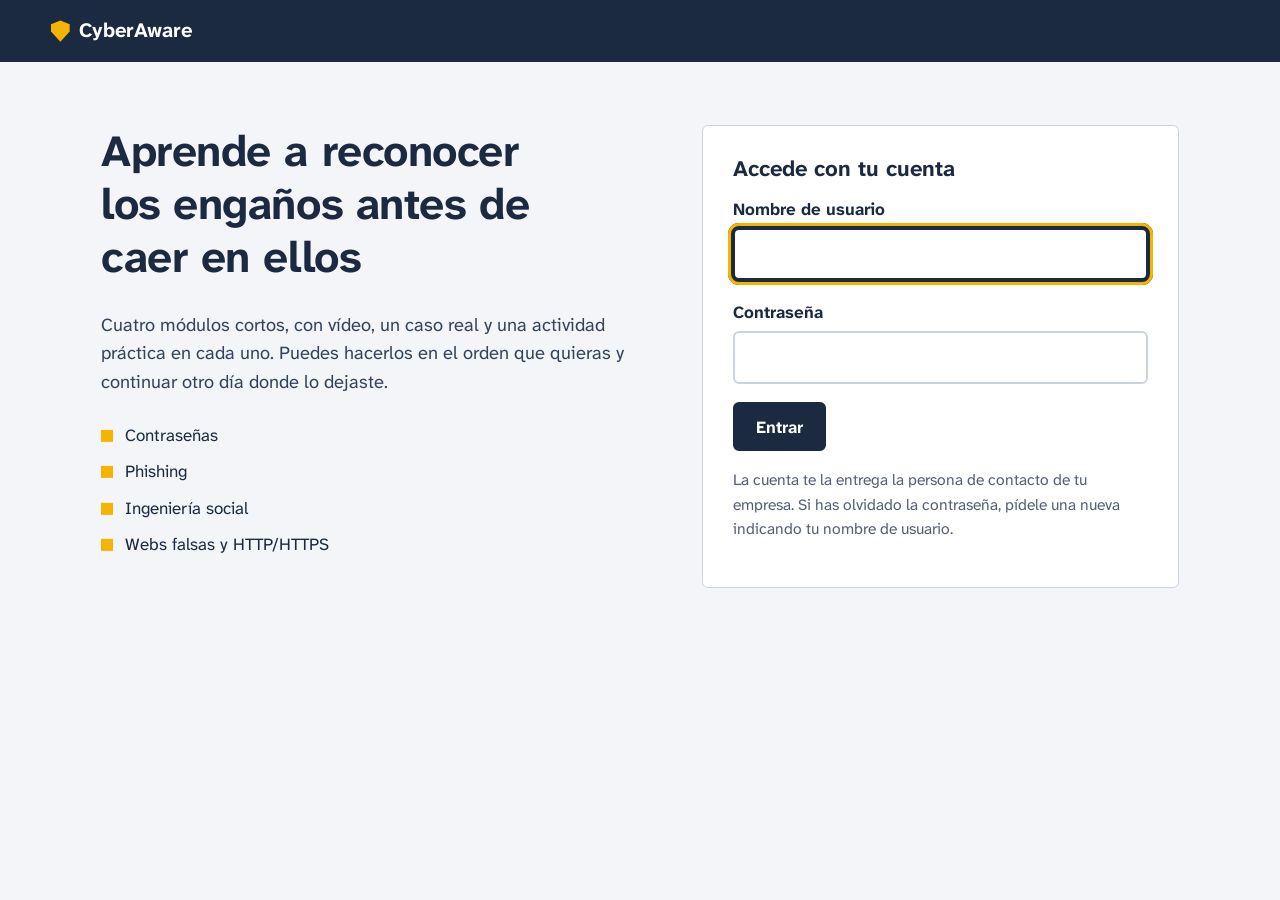
<file: web/index.html>
<!doctype html>
<html lang="es">
<head>
  <meta charset="utf-8">
  <meta name="viewport" content="width=device-width, initial-scale=1">
  <title>CyberAware: formación en ciberseguridad</title>
  <link rel="icon" href="media/img/favicon.svg" type="image/svg+xml">
  <link rel="stylesheet" href="css/estilos.css">
  <script type="module" src="js/app.js"></script>
</head>
<!-- Inicio de sesión (RF12). Con la sesión abierta, redirige a dashboard.html. -->
<body data-pagina="acceso">
  <a class="saltar" href="#contenido">Saltar al contenido</a>
  <header class="cabecera">
    <a class="marca" href="index.html">CyberAware</a>
  </header>
  <main id="contenido" class="contenido" tabindex="-1">
    <p class="cargando">Cargando…</p>
  </main>
  <noscript><p class="aviso aviso-peligro">CyberAware necesita JavaScript activado para funcionar.</p></noscript>
</body>
</html>
</file>
<file: web/css/estilos.css>
/* CyberAware: hoja de estilos común (estructura, componentes y variables).
   Los estilos de cada minijuego están en css/juegos/<módulo>.css.
   Paleta inspirada en la señalética de seguridad laboral: tinta azul marino,
   ámbar de señal para "en curso", verde y rojo solo para seguro / inseguro. */

@font-face {
  font-family: "Atkinson Hyperlegible Next";
  src: url("../media/fuentes/atkinson-hyperlegible-next-latin-400-normal.woff2") format("woff2");
  font-weight: 400; font-style: normal; font-display: swap;
}
@font-face {
  font-family: "Atkinson Hyperlegible Next";
  src: url("../media/fuentes/atkinson-hyperlegible-next-latin-400-italic.woff2") format("woff2");
  font-weight: 400; font-style: italic; font-display: swap;
}
@font-face {
  font-family: "Atkinson Hyperlegible Next";
  src: url("../media/fuentes/atkinson-hyperlegible-next-latin-700-normal.woff2") format("woff2");
  font-weight: 700; font-style: normal; font-display: swap;
}
@font-face {
  font-family: "Atkinson Hyperlegible Mono";
  src: url("../media/fuentes/atkinson-hyperlegible-mono-latin-400-normal.woff2") format("woff2");
  font-weight: 400; font-style: normal; font-display: swap;
}

:root {
  --tinta: #1B2A41;
  --tinta-suave: #34435C;
  --apagado: #556074;
  --papel: #F3F5F8;
  --superficie: #FFFFFF;
  --linea: #CBD3DE;
  --senal: #F4B400;
  --senal-fondo: #FFF4D1;
  --seguro: #1E7247;
  --seguro-fondo: #E3F3EA;
  --peligro: #B3261E;
  --peligro-fondo: #FBE7E5;
  --enlace: #1D4E9E;

  --texto: "Atkinson Hyperlegible Next", "Segoe UI", system-ui, -apple-system, Arial, sans-serif;
  --mono: "Atkinson Hyperlegible Mono", ui-monospace, "Cascadia Mono", Consolas, monospace;

  --radio: 6px;
  --ancho-lectura: 68ch;
  font-size: 106.25%; /* 17 px de base */
}

*, *::before, *::after { box-sizing: border-box; }

html { color-scheme: light; }
body {
  margin: 0;
  background: var(--papel);
  color: var(--tinta);
  font-family: var(--texto);
  line-height: 1.55;
  -webkit-font-smoothing: antialiased;
}

h1, h2, h3 { line-height: 1.2; margin: 0 0 .6em; }
h1 { font-size: 2rem; letter-spacing: -0.01em; }
h2 { font-size: 1.45rem; }
h3 { font-size: 1.15rem; }
p { margin: 0 0 1em; }
a { color: var(--enlace); text-underline-offset: 0.15em; }
code, .mono { font-family: var(--mono); font-size: .95em; }

:focus-visible {
  outline: 3px solid var(--senal);
  outline-offset: 2px;
  box-shadow: 0 0 0 5px var(--tinta);
  border-radius: 2px;
}

.saltar {
  position: absolute; left: 1rem; top: -3rem;
  background: var(--tinta); color: #fff; padding: .5rem 1rem; z-index: 10;
}
.saltar:focus { top: .5rem; }

[hidden] { display: none !important; }

/* ---------- Cabecera ---------- */
.cabecera {
  display: flex; align-items: center; justify-content: space-between;
  gap: 1rem;
  padding: .9rem clamp(1rem, 4vw, 3rem);
  background: var(--tinta);
  color: #fff;
}
.marca {
  color: #fff; text-decoration: none; font-weight: 700; font-size: 1.2rem;
  display: inline-flex; align-items: center; gap: .55rem;
}
.marca::before {
  content: ""; width: 1.1rem; height: 1.25rem;
  background: var(--senal);
  clip-path: polygon(50% 0, 100% 18%, 100% 52%, 50% 100%, 0 52%, 0 18%);
}
.cabecera-sesion { display: flex; align-items: center; gap: 1rem; font-size: .95rem; }
.cabecera .boton-texto { color: #fff; }

.contenido {
  max-width: 1180px;
  margin: 0 auto;
  padding: 2.2rem clamp(1rem, 4vw, 3rem) 4rem;
}
.contenido:focus, .contenido:focus-visible,
[tabindex="-1"]:focus, [tabindex="-1"]:focus-visible { outline: none; box-shadow: none; }
.cargando { color: var(--apagado); }

/* ---------- Botones y formularios ---------- */
.boton {
  font: inherit; font-weight: 700;
  display: inline-flex; align-items: center; justify-content: center; gap: .5rem;
  min-height: 2.75rem;
  padding: .55rem 1.25rem;
  border-radius: var(--radio);
  border: 2px solid var(--tinta);
  background: var(--tinta); color: #fff;
  cursor: pointer;
  text-decoration: none;
}
.boton:hover { background: var(--tinta-suave); border-color: var(--tinta-suave); }
.boton:disabled { opacity: .45; cursor: not-allowed; }
.boton-secundario { background: var(--superficie); color: var(--tinta); }
.boton-secundario:hover { background: var(--papel); color: var(--tinta); }
.boton-texto {
  background: none; border: 0; padding: .25rem 0; min-height: auto;
  color: var(--enlace); text-decoration: underline; font-weight: 400;
}
.boton-texto:hover { background: none; }
.acciones { display: flex; flex-wrap: wrap; gap: .75rem; margin-top: 1.5rem; }

label { font-weight: 700; display: block; margin-bottom: .35rem; }
input[type="text"], input[type="password"] {
  font: inherit; width: 100%;
  padding: .65rem .8rem;
  border: 2px solid var(--linea); border-radius: var(--radio);
  background: var(--superficie); color: var(--tinta);
}
input[type="text"]:focus, input[type="password"]:focus { border-color: var(--tinta); }
.campo { margin-bottom: 1.1rem; }

/* ---------- Avisos ---------- */
.aviso {
  border-left: 5px solid var(--tinta);
  background: var(--superficie);
  padding: .85rem 1.1rem;
  margin: 0 0 1.25rem;
  border-radius: 0 var(--radio) var(--radio) 0;
}
.aviso > :last-child { margin-bottom: 0; }
.aviso-senal { border-color: var(--senal); background: var(--senal-fondo); }
.aviso-seguro { border-color: var(--seguro); background: var(--seguro-fondo); }
.aviso-peligro { border-color: var(--peligro); background: var(--peligro-fondo); }
.aviso strong:first-child { display: block; margin-bottom: .2rem; }

/* ---------- Inicio de sesión ---------- */
.acceso {
  display: grid; grid-template-columns: 1.1fr 1fr; gap: clamp(2rem, 6vw, 5rem);
  align-items: start; margin-top: 1.5rem;
}
.acceso-intro h1 { font-size: 2.6rem; max-width: 16ch; }
.acceso-intro p { color: var(--tinta-suave); max-width: 46ch; font-size: 1.08rem; }
.acceso-temas { list-style: none; padding: 0; margin: 1.5rem 0 0; display: grid; gap: .6rem; }
.acceso-temas li { display: flex; gap: .7rem; align-items: baseline; }
.acceso-temas li::before {
  content: ""; flex: none; width: .7rem; height: .7rem; background: var(--senal);
  transform: translateY(.05rem);
}
.tarjeta {
  background: var(--superficie);
  border: 1px solid var(--linea);
  border-radius: var(--radio);
  padding: 1.75rem;
}
.acceso .tarjeta h2 { font-size: 1.3rem; }
.nota { font-size: .92rem; color: var(--apagado); }
.tarjeta .boton + .nota { margin-top: 1rem; }

/* ---------- Tira de progreso de 5 partes (elemento distintivo) ---------- */
.tira { display: flex; gap: 4px; }
.tira span {
  flex: 1; height: 10px; border-radius: 2px;
  background: var(--superficie); border: 1.5px solid var(--linea);
}
.tira span.en_progreso { background: var(--senal); border-color: var(--senal); }
.tira span.completada { background: var(--tinta); border-color: var(--tinta); }
.tira-grande span { height: 16px; }

/* ---------- Página principal ---------- */
.saludo { display: flex; justify-content: space-between; align-items: end; gap: 2rem; flex-wrap: wrap; margin-bottom: 2rem; }
.saludo p { color: var(--tinta-suave); margin: 0; }
.global { min-width: 280px; }
.global-cifra { font-size: 1rem; margin-bottom: .45rem; }
.global-cifra strong { font-size: 1.6rem; }

.modulos { list-style: none; padding: 0; margin: 0; border-top: 2px solid var(--tinta); }
.modulo-fila {
  display: grid;
  grid-template-columns: minmax(0, 1.6fr) minmax(170px, 1fr) 8.5rem;
  gap: 1.5rem 2rem; align-items: center;
  padding: 1.4rem 0;
  border-bottom: 1px solid var(--linea);
}
.modulo-fila h2 { font-size: 1.3rem; margin-bottom: .25rem; }
.modulo-fila p { margin: 0; color: var(--tinta-suave); }
.modulo-fila .boton { width: 100%; }
.modulo-estado { font-size: .95rem; margin-bottom: .45rem; display: flex; justify-content: space-between; gap: 1rem; }
.etiqueta-estado { font-weight: 700; }
.etiqueta-estado.completado { color: var(--seguro); }

/* ---------- Página de módulo ---------- */
.migas { margin-bottom: 1rem; font-size: .95rem; }
.modulo-cabecera { margin-bottom: 2rem; max-width: 820px; }
.modulo-cabecera p { color: var(--tinta-suave); }
.modulo-cabecera .tira { max-width: 520px; margin-top: 1rem; }

.modulo-cuerpo { display: grid; grid-template-columns: 290px minmax(0, 1fr); gap: 2.5rem; align-items: start; }

.partes { list-style: none; padding: 0; margin: 0; position: sticky; top: 1rem; counter-reset: parte; }
.partes li { counter-increment: parte; }
.parte-boton {
  width: 100%; text-align: left; font: inherit; color: var(--tinta);
  display: grid; grid-template-columns: 2.2rem 1fr; gap: .2rem .8rem; align-items: center;
  background: none; border: 0; border-left: 3px solid transparent;
  padding: .75rem .9rem; cursor: pointer;
}
.parte-boton::before {
  content: counter(parte);
  grid-row: span 2;
  width: 2.2rem; height: 2.2rem; display: grid; place-items: center;
  border-radius: 50%; border: 2px solid var(--linea); font-weight: 700;
  background: var(--superficie);
}
.parte-boton .parte-nombre { font-weight: 700; }
.parte-boton .parte-estado { font-size: .88rem; color: var(--apagado); }
.parte-boton:hover:not(:disabled) { background: var(--superficie); }
.parte-boton[aria-current="step"] { border-left-color: var(--senal); background: var(--superficie); }
.parte-boton.completada::before { content: "✓"; background: var(--tinta); border-color: var(--tinta); color: #fff; }
.parte-boton.en_progreso::before { background: var(--senal); border-color: var(--senal); }
.parte-boton:disabled { cursor: not-allowed; color: var(--apagado); }
.parte-boton:disabled .parte-nombre { font-weight: 400; }
.parte-boton:disabled::before { content: ""; background: var(--papel) url("../media/img/candado.svg") center / 1rem no-repeat; }

.panel {
  background: var(--superficie);
  border: 1px solid var(--linea);
  border-radius: var(--radio);
  padding: clamp(1.25rem, 3vw, 2.25rem);
  min-height: 420px;
}
.panel > h2 { margin-bottom: .3rem; }
.panel-sub { color: var(--apagado); margin-bottom: 1.5rem; }
.lectura { max-width: var(--ancho-lectura); }

/* ---------- Preguntas ---------- */
.pregunta { border: 0; padding: 0; margin: 0; }
.pregunta legend { font-size: 1.2rem; font-weight: 700; margin-bottom: 1rem; padding: 0; max-width: 60ch; }
.contador { color: var(--apagado); font-size: .95rem; margin-bottom: .4rem; }
.opcion {
  display: flex; gap: .8rem; align-items: flex-start;
  font-weight: 400;
  border: 2px solid var(--linea); border-radius: var(--radio);
  padding: .8rem 1rem; margin-bottom: .6rem; cursor: pointer; max-width: 62ch;
  background: var(--superficie);
}
.opcion:hover { border-color: var(--tinta-suave); }
.opcion input { margin-top: .3rem; width: 1.1rem; height: 1.1rem; accent-color: var(--tinta); flex: none; }
.opcion:has(input:checked) { border-color: var(--tinta); background: var(--papel); }

.tabla-envoltura { overflow-x: auto; margin: 1rem 0 1.5rem; }
table { border-collapse: collapse; width: 100%; font-size: .97rem; }
th, td { text-align: left; vertical-align: top; padding: .65rem .75rem; border-bottom: 1px solid var(--linea); }
th { background: var(--papel); }
.ok { color: var(--seguro); font-weight: 700; }
.mal { color: var(--peligro); font-weight: 700; }
td.explicacion { background: var(--peligro-fondo); }

.ideas { padding-left: 1.2rem; }
.ideas li { margin-bottom: .45rem; }

.escala { border: 0; padding: 0; margin: 0 0 1.25rem; }
.escala legend { font-weight: 700; margin-bottom: .5rem; padding: 0; }
.escala-opciones { display: flex; gap: .5rem; flex-wrap: wrap; align-items: center; }
.escala-opciones label {
  font-weight: 700; margin: 0; cursor: pointer;
  width: 3rem; height: 3rem; display: grid; place-items: center;
  border: 2px solid var(--linea); border-radius: var(--radio); background: var(--superficie);
}
.escala-opciones input { position: absolute; opacity: 0; width: 1px; height: 1px; }
.escala-opciones label:has(input:checked) { background: var(--tinta); color: #fff; border-color: var(--tinta); }
.escala-opciones label:has(input:focus-visible) { outline: 3px solid var(--senal); outline-offset: 2px; }
.escala-extremos { font-size: .88rem; color: var(--apagado); margin-top: .35rem; }

/* ---------- Teoría y caso real ---------- */
video { width: 100%; max-width: 860px; border-radius: var(--radio); background: #000; display: block; }
details { margin-top: 1.25rem; max-width: var(--ancho-lectura); }
summary { cursor: pointer; font-weight: 700; color: var(--enlace); }
.caso-meta { color: var(--apagado); font-size: .95rem; }
.caso-leccion { border-top: 2px solid var(--tinta); padding-top: 1rem; margin-top: 1.5rem; }
.fuentes { font-size: .92rem; color: var(--apagado); }
.fuentes ul { padding-left: 1.2rem; }

@media (max-width: 900px) {
  .acceso, .modulo-cuerpo { grid-template-columns: 1fr; }
  .partes { position: static; }
  .modulo-fila { grid-template-columns: 1fr; }
}
@media (prefers-reduced-motion: no-preference) {
  .aparece { animation: aparece .25s ease-out; }
  @keyframes aparece { from { opacity: 0; transform: translateY(4px); } to { opacity: 1; transform: none; } }
}
</file>
